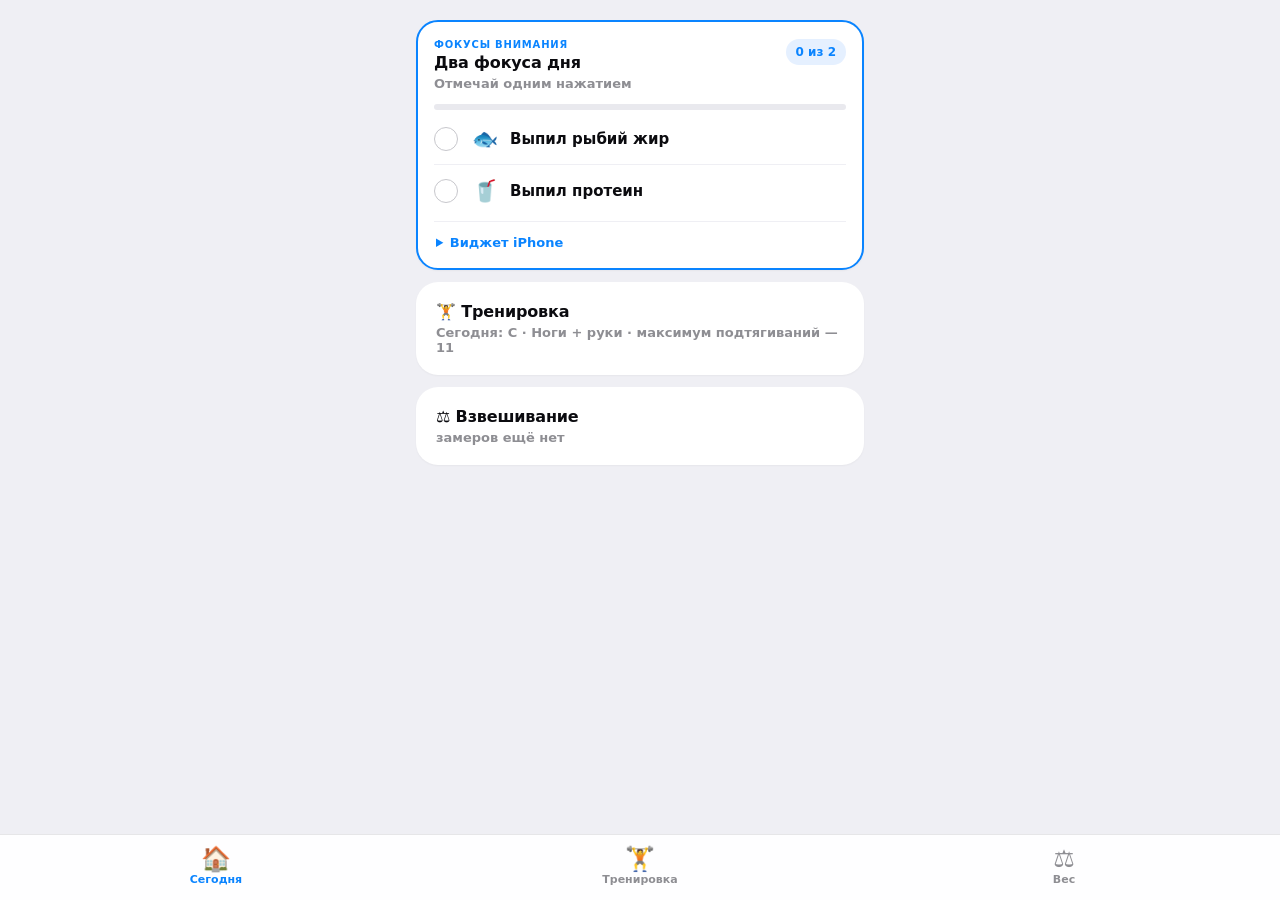
<file: index.html>
<!doctype html>
<html lang="ru">
<head>
<meta charset="utf-8">
<meta name="viewport" content="width=device-width, initial-scale=1, viewport-fit=cover">
<meta name="theme-color" content="#EFEFF4">
<title>Тренер</title>
<link rel="stylesheet" href="style.css">
<link rel="manifest" href="manifest.webmanifest">
<link rel="apple-touch-icon" href="icons/icon-180.png">
</head>
<body>
<div class="wrap">

  <!-- Экран: Сегодня (хаб) -->
  <section id="screen-today">
    <button type="button" class="card accent card-btn" id="resume-tile" hidden></button>
    <button type="button" class="card card-btn" id="backup-tile" hidden></button>

    <div class="card habits-card" id="habits-card">
      <div class="habits-head">
        <div>
          <div class="habits-eyebrow">ФОКУСЫ ВНИМАНИЯ</div>
          <div class="history-title">Два фокуса дня</div>
          <div class="history-sub" id="habits-summary"></div>
        </div>
        <div class="habits-count" id="habits-count"></div>
      </div>
      <div class="habits-progress" aria-hidden="true"><div id="habits-progress-fill"></div></div>
      <div class="habits-list">
        <button type="button" class="habit-row" id="habit-fish_oil" aria-pressed="false">
          <span class="habit-check" aria-hidden="true"></span>
          <span class="habit-icon" aria-hidden="true">🐟</span>
          <span class="habit-name">Выпил рыбий жир</span>
        </button>
        <button type="button" class="habit-row" id="habit-protein" aria-pressed="false">
          <span class="habit-check" aria-hidden="true"></span>
          <span class="habit-icon" aria-hidden="true">🥤</span>
          <span class="habit-name">Выпил протеин</span>
        </button>
      </div>
      <details class="focus-widget-settings" id="focus-widget-settings">
        <summary>Виджет iPhone</summary>
        <div class="focus-widget-body">
          <p class="focus-widget-lead">Отмечай фокусы здесь. Виджет на главном экране только показывает их и по нажатию открывает «Тренер».</p>

          <div id="focus-widget-disconnected">
            <ol class="focus-widget-steps">
              <li>Создай бесплатный GitHub-токен с единственным правом <b>Gists: Read and write</b>.</li>
              <li>Вставь его ниже — приложение само создаст secret Gist.</li>
            </ol>
            <a class="focus-widget-link" href="https://github.com/settings/personal-access-tokens/new" target="_blank" rel="noreferrer">Создать токен на GitHub ↗</a>
            <label class="focus-widget-label" for="focus-widget-token">GitHub-токен</label>
            <input type="password" id="focus-widget-token" class="focus-widget-input" autocomplete="off" autocapitalize="off" spellcheck="false" placeholder="github_pat_…">
            <button type="button" class="btn btn-accent btn-wide" id="focus-widget-connect">Подключить виджет</button>
            <p class="focus-widget-privacy">Токен хранится только на этом iPhone и не входит в резервную копию. В Gist передаются лишь две отметки за сегодня.</p>
          </div>

          <div id="focus-widget-connected" hidden>
            <div class="focus-widget-ready">✓ Синхронизация подключена</div>
            <label class="focus-widget-label" for="focus-widget-gist-id">Код виджета для Scriptable</label>
            <div class="focus-widget-code-row">
              <input type="text" id="focus-widget-gist-id" class="focus-widget-input" readonly>
              <button type="button" class="btn" id="focus-widget-copy">Копировать</button>
            </div>
            <a class="btn btn-wide focus-widget-download" id="focus-widget-download" href="widget/focus-widget.js" download="Фокусы дня.js">Скачать скрипт виджета</a>
            <a class="focus-widget-link" href="widget/setup.html" target="_blank">Инструкция установки ↗</a>
            <button type="button" class="focus-widget-reset" id="focus-widget-reset">Сбросить подключение на этом iPhone</button>
          </div>

          <p class="focus-widget-status" id="focus-widget-status" hidden></p>
          <p class="error focus-widget-error" id="focus-widget-error" hidden></p>
        </div>
      </details>
      <div class="focus-viewer-notice" id="focus-viewer-notice" hidden></div>
    </div>

    <button type="button" class="card card-btn" id="hub-workout-tile">
      <div class="history-title">🏋️ Тренировка</div>
      <div class="history-sub" id="hub-workout-sub"></div>
    </button>


    <button type="button" class="card card-btn" id="hub-weights-tile">
      <div class="history-title">⚖️ Взвешивание</div>
      <div class="history-sub" id="hub-weights-sub"></div>
    </button>

    <div class="error" id="today-error" hidden></div>
  </section>

  <!-- Экран: Тренировка -->
  <section id="screen-workout" hidden>
    <div class="workout-venue card" id="workout-venue" hidden>
      <div class="workout-venue-label">Где тренируешься сегодня?</div>
      <div class="workout-venue-options" role="group" aria-label="Место тренировки">
        <button type="button" class="workout-venue-button" id="workout-venue-gym" aria-pressed="true">🏋️ Фитнес-клуб</button>
        <button type="button" class="workout-venue-button" id="workout-venue-home" aria-pressed="false">🏠 Дома</button>
      </div>
      <div class="workout-venue-status" id="workout-venue-status"></div>
    </div>

    <div class="card big">
      <div class="workout-eyebrow" id="workout-program">ПЛАН НА СЕГОДНЯ</div>
      <h1 id="workout-title"></h1>
      <div class="workout-guidance-label">КАК ТРЕНИРОВАТЬСЯ НА ЭТОЙ НЕДЕЛЕ</div>
      <div class="s" id="workout-week"></div>
    </div>

    <button type="button" class="card accent card-btn" id="workout-resume-tile" hidden></button>
    <button type="button" class="card accent card-btn" id="workout-measure-tile" hidden>Замеры 📏 — рабочие максимумы месяца</button>
    <button type="button" class="card card-btn" id="workout-boost-tile" hidden></button>

    <button type="button" class="card mini card-btn" id="workout-pullup-tile">
      <div class="l">Максимум подтягиваний</div>
      <div class="v" id="workout-pullup-value"></div>
    </button>
    <div class="error" id="workout-error" hidden></div>

    <div class="grid grid2">
      <button type="button" class="btn" id="btn-day-a">Силовая A</button>
      <button type="button" class="btn" id="btn-day-b">Силовая B</button>
      <button type="button" class="btn" id="btn-day-c">Силовая C</button>
      <button type="button" class="btn" id="btn-run">Бег 🏃</button>
    </div>

    <button type="button" class="card card-btn" id="workout-history-tile">
      <div class="history-title">🕓 История тренировок</div>
    </button>
  </section>

  <!-- Экран: История -->
  <section id="screen-history" hidden>
    <div class="hd"><span class="step">История</span></div>

    <div class="card flash" id="history-flash" hidden></div>

    <!-- Кнопки над списком: копии историй копятся, листать вниз за кнопками неудобно (заказ CEO 08.07). -->
    <div class="grid grid2">
      <button type="button" class="btn" id="history-export">Сохранить копию 📤</button>
      <button type="button" class="btn" id="history-import">Восстановить из копии 📥</button>
    </div>
    <input type="file" id="history-file-input" accept="application/json,.json" hidden>
    <div class="error" id="history-error" hidden></div>

    <button type="button" class="btn btn-wide" id="btn-history-back">← Тренировка</button>

    <div id="history-list"></div>
  </section>

  <!-- Экран: Сессия -->
  <section id="screen-session" hidden>
    <div class="hd"><span class="step" id="session-step"></span><span class="pill" id="session-pill"></span></div>

    <div class="card strip" id="session-strip" hidden></div>

    <div class="card flash" id="session-flash" hidden></div>

    <div class="technique-overlay" id="session-technique" hidden>
      <div class="technique-sheet" id="session-technique-sheet" role="dialog" aria-modal="true" aria-labelledby="session-technique-title" tabindex="-1">
        <div class="technique-sheet-head">
          <strong id="session-technique-title">Техника упражнения</strong>
          <button type="button" class="technique-close" id="session-technique-close" aria-label="Закрыть технику">Готово</button>
        </div>
        <img id="session-technique-img" alt="" hidden>
        <div class="technique-copy" id="session-technique-copy" hidden>
          <div class="technique-label">Как выполнять</div>
          <ol class="technique-steps" id="session-technique-steps"></ol>
          <div class="technique-callout">
            <div class="technique-label">Главное</div>
            <p id="session-technique-focus"></p>
          </div>
          <div class="technique-label">Частые ошибки</div>
          <ul class="technique-mistakes" id="session-technique-mistakes"></ul>
          <div class="technique-safety" id="session-technique-safety" hidden></div>
          <a class="technique-link" id="session-technique-link" href="#" target="_blank" rel="noopener noreferrer" hidden>Видео техники ↗</a>
        </div>
      </div>
    </div>

    <div class="effort-overlay" id="session-effort" hidden>
      <div class="effort-sheet" id="session-effort-sheet" role="dialog" aria-modal="true" aria-labelledby="session-effort-title" tabindex="-1">
        <div class="session-eyebrow">Упражнение записано</div>
        <h2 id="session-effort-title">Насколько тяжело было?</h2>
        <p class="effort-exercise" id="session-effort-exercise"></p>
        <label class="effort-comment-label" for="session-effort-comment">Комментарий на следующий раз</label>
        <textarea id="session-effort-comment" class="effort-comment-input" rows="2" maxlength="160" placeholder="Например: добавить 2,5 кг (необязательно)"></textarea>
        <p class="effort-comment-help">Покажем его рядом с результатом прошлой тренировки.</p>
        <div class="effort-grid" id="session-effort-grid" aria-label="Фактическое усилие от 1 до 10"></div>
        <div class="effort-scale-help"><span>1 — очень легко</span><span>10 — предел</span></div>
        <p class="effort-rir">7 ≈ осталось 3 повтора · 8 ≈ 2 · 9 ≈ 1</p>
        <button type="button" class="btn btn-accent btn-wide effort-save" id="session-effort-save" disabled>Сохранить</button>
      </div>
    </div>

    <div class="card big session-exercise-card">
      <div class="session-exercise-head">
        <div class="session-exercise-copy">
          <div class="session-eyebrow">Текущее упражнение</div>
          <h1 id="session-exercise"></h1>
        </div>
        <button type="button" class="technique-open" id="session-technique-open" hidden>Техника</button>
      </div>
      <div class="session-scheme-chips" id="session-scheme"></div>
      <div class="session-format" id="session-format" hidden></div>
      <div class="note" id="session-note" hidden></div>

      <div class="session-previous" id="session-last">
        <div class="session-previous-head">
          <div class="l">Прошлый раз</div>
          <div class="session-previous-date" id="session-last-date" hidden></div>
        </div>
        <div class="session-last-sets" id="session-last-value"></div>
        <div class="session-last-comment" id="session-last-comment" hidden></div>
      </div>

      <button type="button" class="session-meta-row session-meta-button" id="session-pullup-max" hidden>
        <div class="l">Максимум подтягиваний</div>
        <div class="v" id="session-pullup-max-value"></div>
      </button>

      <div class="session-meta-row" id="session-recorded" hidden>
        <div class="l">Записано</div>
        <div class="v" id="session-recorded-value"></div>
      </div>
    </div>

    <div class="input-row" id="session-input-row">
      <input type="text" inputmode="text" id="session-input" placeholder="напр. 50-5,5,5 или 50-5 52-5">
      <button type="button" class="btn btn-accent" id="session-submit">Записать</button>
    </div>
    <div class="error" id="session-error" hidden></div>

    <button type="button" class="card card-btn timer" id="session-timer" aria-label="Запустить таймер отдыха на 2 минуты">
      <div class="l" id="session-timer-label">Отдых · нажми запустить</div>
      <div class="timer-digits" id="session-timer-value">2:00</div>
    </button>
    <div class="grid grid3 rest-presets">
      <button type="button" class="btn" id="btn-rest-a" data-duration="60" aria-label="Запустить таймер отдыха на 1:00">1:00</button>
      <button type="button" class="btn" id="btn-rest-b" data-duration="90" aria-label="Запустить таймер отдыха на 1:30">1:30</button>
      <button type="button" class="btn" id="btn-rest-c" data-duration="240" aria-label="Запустить таймер отдыха на 4:00">4:00</button>
    </div>

    <!-- Кнопка «Больно 🚑» убрана по решению CEO 10.07.2026 (не актуальна).
         painFlag в модели данных и рендер старых записей «🚑 больно» в истории сохранены. -->
    <div class="grid grid2" id="session-actions">
      <button type="button" class="btn btn-accent" id="session-same">Так же ✅</button>
      <button type="button" class="btn" id="session-skip">Пропуск ⏭</button>
    </div>

    <div class="grid grid2">
      <button type="button" class="btn" id="session-back">← назад</button>
      <button type="button" class="btn" id="session-forward">вперёд →</button>
    </div>
  </section>

  <!-- Экран: итоги завершённой силовой -->
  <section id="screen-done" hidden>
    <div class="card big done-hero">
      <div class="session-eyebrow" id="done-eyebrow"></div>
      <h1>Тренировка завершена 💪</h1>
      <div class="s" id="done-summary"></div>
    </div>
    <div class="card done-card">
      <div class="history-title">Итоги тренировки</div>
      <div class="done-list" id="done-list"></div>
    </div>
    <button type="button" class="btn btn-wide btn-accent" id="done-back">Окей</button>
    <button type="button" class="btn btn-wide" id="done-edit">Исправить результаты</button>
  </section>

  <!-- Экран: Бег -->
  <section id="screen-run" hidden>
    <div class="card big">
      <h1 id="run-title">Пробежка записана 🏃</h1>
      <div class="s" id="run-guidance" hidden></div>
    </div>
    <div class="input-row">
      <input type="text" id="run-input" placeholder="напр. 5 км, 30 мин">
    </div>
    <button type="button" class="btn btn-wide btn-accent" id="run-done">Готово</button>
  </section>

  <!-- Экран: Взвешивание (дизайн_v7_хаб_и_взвешивание.md, раздел 2) -->
  <section id="screen-weights" hidden>
    <div class="hd"><span class="step">Взвешивание</span></div>

    <div class="card flash" id="weights-flash" hidden></div>

    <div class="card big">
      <h1 id="weights-latest-value"></h1>
      <div class="s" id="weights-latest-sub"></div>
    </div>

    <button type="button" class="card card-btn tile-row" id="weights-bodycomp-tile" hidden>
      <div>
        <div class="history-title">🧬 Состав тела</div>
        <div class="history-sub" id="weights-bodycomp-sub"></div>
      </div>
      <div class="tile-arr">›</div>
    </button>

    <div class="card mini" id="weights-busy" hidden><div class="v">Распознаю… ⏳</div></div>

    <div class="card" id="weights-draft" hidden>
      <div class="l">Проверь и запиши</div>
      <div class="input-row">
        <input type="number" inputmode="decimal" id="wd-weight" placeholder="вес, кг">
      </div>
      <div class="input-row">
        <input type="number" inputmode="decimal" id="wd-fatPct" placeholder="жир, %">
        <input type="number" inputmode="decimal" id="wd-muscleKg" placeholder="мышцы, кг">
      </div>
      <div class="l" style="margin-top:10px">Состав тела (со скрина)</div>
      <div class="input-row">
        <input type="number" inputmode="decimal" id="wd-subFatPct" placeholder="подкожный жир, %">
        <input type="number" inputmode="decimal" id="wd-visceral" placeholder="висцеральный жир">
      </div>
      <div class="input-row">
        <input type="number" inputmode="decimal" id="wd-waterPct" placeholder="вода, %">
        <input type="number" inputmode="decimal" id="wd-musclePct" placeholder="доля мышц, %">
      </div>
      <div class="input-row">
        <input type="number" inputmode="decimal" id="wd-skeletalPct" placeholder="скелетные мышцы, %">
        <input type="number" inputmode="decimal" id="wd-proteinPct" placeholder="белок, %">
      </div>
      <div class="input-row">
        <input type="number" inputmode="decimal" id="wd-boneKg" placeholder="кости, кг">
        <input type="number" inputmode="decimal" id="wd-leanKg" placeholder="без жира, кг">
      </div>
      <div class="input-row">
        <input type="number" inputmode="decimal" id="wd-bmrKcal" placeholder="базовый расход, ккал">
        <input type="number" inputmode="decimal" id="wd-bmi" placeholder="ИМТ">
      </div>
      <div class="input-row">
        <input type="number" inputmode="decimal" id="wd-bioAge" placeholder="биологический возраст">
      </div>
      <div class="grid grid2">
        <button type="button" class="btn btn-accent" id="weights-draft-save">Записать</button>
        <button type="button" class="btn" id="weights-draft-cancel">Отмена</button>
      </div>
      <button type="button" class="btn btn-wide btn-danger" id="weights-draft-delete" hidden>Удалить запись</button>
    </div>

    <div id="weights-list"></div>

    <div class="grid grid2">
      <button type="button" class="btn btn-accent" id="weights-screen-btn">📷 Скрин весов</button>
      <button type="button" class="btn" id="weights-manual-btn">✍️ Вручную</button>
    </div>
    <input type="file" id="weights-file-input" accept="image/*" multiple hidden>

    <details class="card" id="weights-settings">
      <summary>Настройки распознавания</summary>
      <label for="weights-key-input">Ключ API Claude для скриншотов весов</label>
      <input type="password" id="weights-key-input" autocomplete="off" autocapitalize="off" spellcheck="false" placeholder="sk-ant-…">
      <button type="button" class="btn btn-wide" id="weights-settings-save">Сохранить ключ</button>
    </details>
    <div class="error" id="weights-error" hidden></div>
  </section>

  <section id="screen-bodycomp" hidden>
    <div class="hd"><span class="step">Состав тела</span><button type="button" class="pill" id="bodycomp-back">← Вес</button></div>
    <div class="card" id="bodycomp-card"></div>
  </section>

</div>
<nav id="tabbar">
  <button type="button" class="tab" id="tab-today"><span class="i">🏠</span>Сегодня</button>
  <button type="button" class="tab" id="tab-workout"><span class="i">🏋️</span>Тренировка</button>
  <button type="button" class="tab" id="tab-weights"><span class="i">⚖️</span>Вес</button>
</nav>
<div id="app-version" class="app-version" hidden></div>
<script type="module" src="ui/app.js"></script>
<script>
if ("serviceWorker" in navigator) navigator.serviceWorker.register("sw.js");
</script>
</body>
</html>
</file>
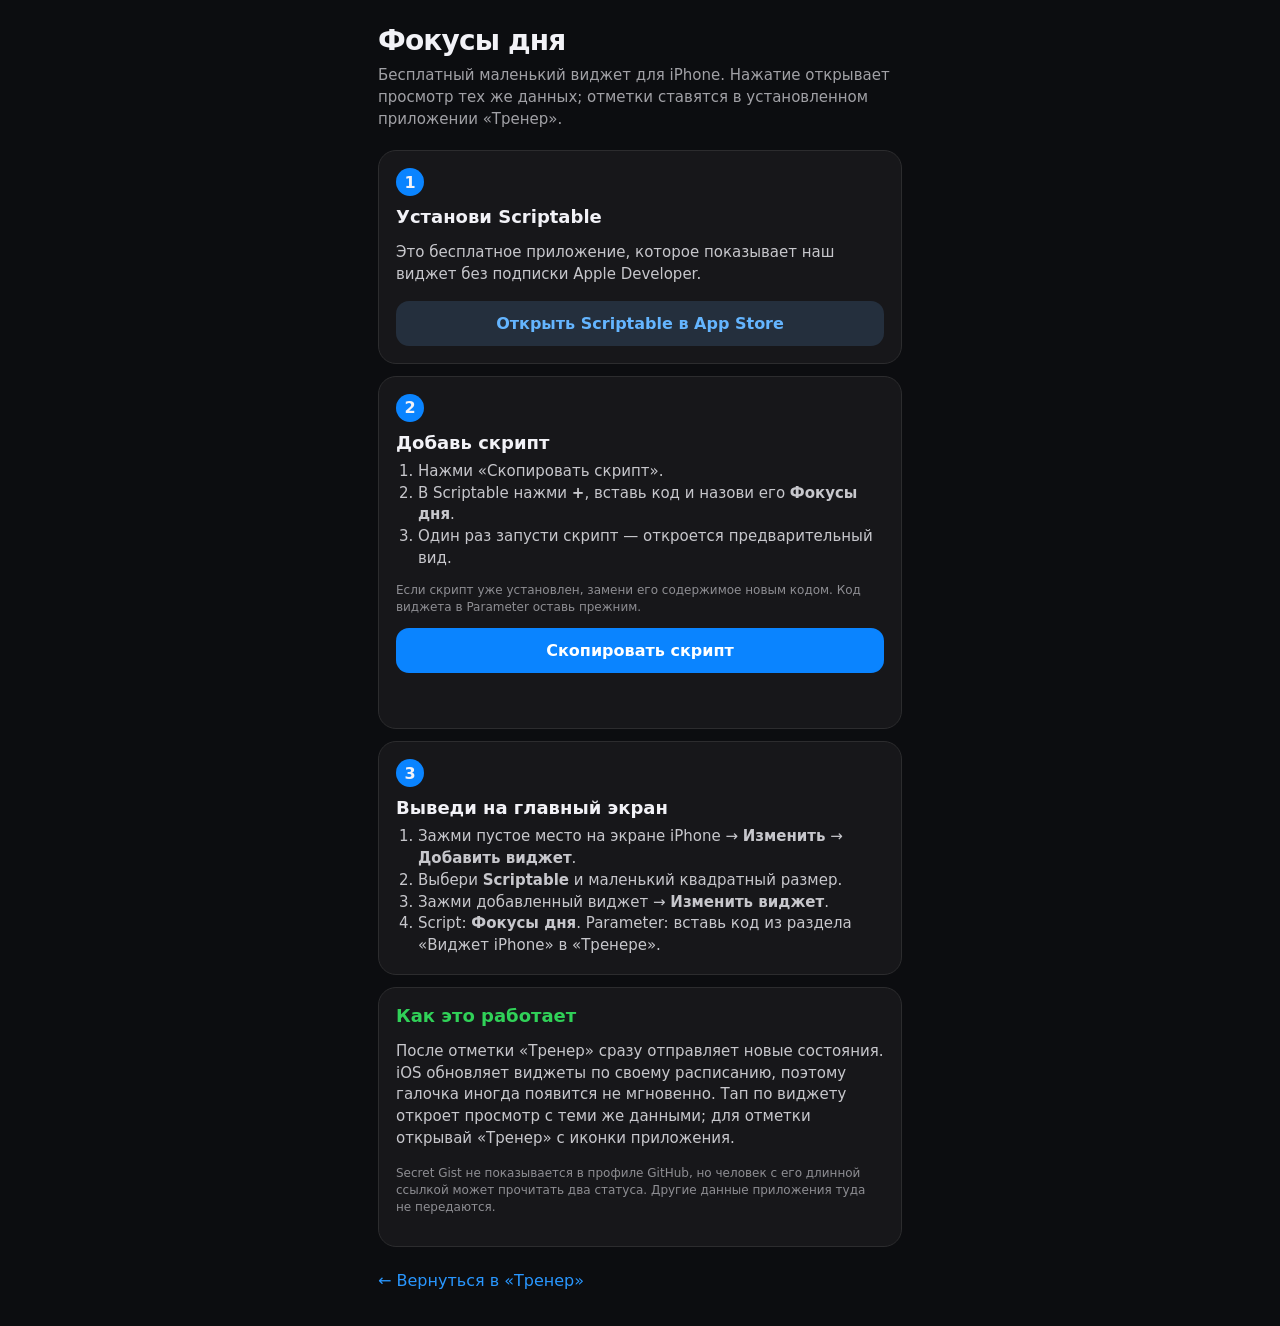
<file: widget/setup.html>
<!doctype html>
<html lang="ru">
<head>
<meta charset="utf-8">
<meta name="viewport" content="width=device-width, initial-scale=1, viewport-fit=cover">
<meta name="theme-color" content="#0C0D10">
<title>Установка виджета «Фокусы дня»</title>
<style>
*{box-sizing:border-box}html,body{margin:0;min-height:100%;background:#0c0d10;color:#f2f2f7;font-family:-apple-system,system-ui,sans-serif}main{max-width:560px;margin:auto;padding:calc(24px + env(safe-area-inset-top)) 18px calc(36px + env(safe-area-inset-bottom))}h1{margin:0 0 8px;font-size:28px;letter-spacing:-.03em}.lead{margin:0 0 20px;color:#a1a1a6;line-height:1.45}.card{margin:12px 0;padding:17px;border:1px solid #2c2c2e;border-radius:18px;background:#17171a}.n{display:grid;place-items:center;width:28px;height:28px;margin-bottom:10px;border-radius:50%;background:#0a84ff;font-weight:800}h2{margin:0 0 8px;font-size:18px}p,li{color:#c7c7cc;font-size:15px;line-height:1.45}ol{margin:8px 0 0;padding-left:22px}a,.button{color:#2997ff}.button{display:block;width:100%;margin-top:12px;padding:13px;border:0;border-radius:13px;background:#0a84ff;color:white;font:inherit;font-weight:750;text-align:center;text-decoration:none;cursor:pointer}.button.secondary{background:#242f3d;color:#64b5ff}.small{color:#8e8e93;font-size:12px}.ok{color:#30d158}code{color:#f2f2f7}#copy-result{min-height:18px;margin-top:8px}.back{display:inline-block;margin-top:12px;text-decoration:none}
</style>
</head>
<body>
<main>
  <h1>Фокусы дня</h1>
  <p class="lead">Бесплатный маленький виджет для iPhone. Нажатие открывает просмотр тех же данных; отметки ставятся в установленном приложении «Тренер».</p>

  <section class="card">
    <div class="n">1</div>
    <h2>Установи Scriptable</h2>
    <p>Это бесплатное приложение, которое показывает наш виджет без подписки Apple Developer.</p>
    <a class="button secondary" href="https://apps.apple.com/app/scriptable/id1405459188">Открыть Scriptable в App Store</a>
  </section>

  <section class="card">
    <div class="n">2</div>
    <h2>Добавь скрипт</h2>
    <ol>
      <li>Нажми «Скопировать скрипт».</li>
      <li>В Scriptable нажми <b>+</b>, вставь код и назови его <b>Фокусы дня</b>.</li>
      <li>Один раз запусти скрипт — откроется предварительный вид.</li>
    </ol>
    <p class="small">Если скрипт уже установлен, замени его содержимое новым кодом. Код виджета в Parameter оставь прежним.</p>
    <button class="button" id="copy-script">Скопировать скрипт</button>
    <p class="small" id="copy-result"></p>
  </section>

  <section class="card">
    <div class="n">3</div>
    <h2>Выведи на главный экран</h2>
    <ol>
      <li>Зажми пустое место на экране iPhone → <b>Изменить</b> → <b>Добавить виджет</b>.</li>
      <li>Выбери <b>Scriptable</b> и маленький квадратный размер.</li>
      <li>Зажми добавленный виджет → <b>Изменить виджет</b>.</li>
      <li>Script: <b>Фокусы дня</b>. Parameter: вставь код из раздела «Виджет iPhone» в «Тренере».</li>
    </ol>
  </section>

  <section class="card">
    <h2 class="ok">Как это работает</h2>
    <p>После отметки «Тренер» сразу отправляет новые состояния. iOS обновляет виджеты по своему расписанию, поэтому галочка иногда появится не мгновенно. Тап по виджету откроет просмотр с теми же данными; для отметки открывай «Тренер» с иконки приложения.</p>
    <p class="small">Secret Gist не показывается в профиле GitHub, но человек с его длинной ссылкой может прочитать два статуса. Другие данные приложения туда не передаются.</p>
  </section>

  <a class="back" href="../">← Вернуться в «Тренер»</a>
</main>
<script>
document.getElementById("copy-script").addEventListener("click", async () => {
  const result = document.getElementById("copy-result");
  try {
    const response = await fetch("focus-widget.js");
    if (!response.ok) throw new Error();
    await navigator.clipboard.writeText(await response.text());
    result.textContent = "✓ Скрипт скопирован";
    result.className = "small ok";
  } catch {
    result.innerHTML = 'Не получилось скопировать. <a href="focus-widget.js">Открой код</a>, выдели всё и скопируй вручную.';
  }
});
</script>
</body>
</html>
</file>
<file: style.css>
/* Токены — строго по макеты/4_bento_ios.html (утверждённый макет). */

* { margin: 0; padding: 0; box-sizing: border-box; -webkit-font-smoothing: antialiased; -webkit-tap-highlight-color: transparent; }

/* Защита: автор-правило с display (например .card-btn) иначе перебивает
   юзер-агентское [hidden]{display:none} — порядок cascade решает происхождение
   раньше специфичности, так что author-normal побеждает UA-normal всегда. */
[hidden] { display: none !important; }

html, body { background: #EFEFF4; min-height: 100vh; }
body {
  font-family: -apple-system, system-ui, 'Helvetica Neue', Arial, sans-serif;
  color: #0B0B0F;
  padding-top: env(safe-area-inset-top); /* viewport-fit=cover: контент не под статус-баром */
  padding-bottom: 84px; /* компенсация фикс. панели вкладок, чтобы контент не прятался под ней */
}
body.no-tabbar { padding-bottom: 0; } /* панель скрыта в фокус-режимах (сессия/итоги/бег) */

.wrap { max-width: 480px; margin: 0 auto; padding: 20px 16px 40px; }

.hd { display: flex; justify-content: space-between; align-items: center; margin: 6px 4px 16px; }
.step { font-size: 13px; font-weight: 600; color: #8E8E93; }
.pill { font-size: 13px; font-weight: 600; color: #0A84FF; background: #E5F0FF; padding: 6px 12px; border-radius: 100px; }

.card { background: #fff; border-radius: 22px; padding: 20px; margin-bottom: 12px; box-shadow: 0 1px 2px rgba(0, 0, 0, .04); }
.card.big h1 { font-size: 24px; font-weight: 800; letter-spacing: -.02em; line-height: 1.2; margin-bottom: 6px; }
.card.big .s { font-size: 15px; color: #8E8E93; font-weight: 600; }
.workout-eyebrow,
.workout-guidance-label { color: #8E8E93; font-size: 10px; font-weight: 800; letter-spacing: .06em; }
.workout-eyebrow { margin-bottom: 4px; }
.workout-guidance-label { margin: 14px 0 4px; }
.workout-venue { padding: 15px; }
.workout-venue-label {
  margin: 0 2px 10px;
  font-size: 14px;
  font-weight: 800;
}
.workout-venue-options {
  display: grid;
  grid-template-columns: 1.35fr 1fr;
  gap: 5px;
  padding: 4px;
  border-radius: 15px;
  background: #EFEFF4;
}
.workout-venue-button {
  min-height: 44px;
  border: 0;
  border-radius: 12px;
  color: #636366;
  background: transparent;
  font: inherit;
  font-size: 14px;
  font-weight: 750;
  cursor: pointer;
}
.workout-venue-button.selected {
  color: #0A67D8;
  background: #fff;
  box-shadow: 0 1px 5px rgba(0, 0, 0, .09);
}
.workout-venue-status {
  margin: 9px 2px 0;
  color: #636366;
  font-size: 12px;
  font-weight: 650;
  line-height: 1.35;
}
.card.accent { background: #0A84FF; color: #fff; }
.card.accent .s { color: #cfe4ff; }
.card.accent .history-sub { color: #cfe4ff; }

.card-btn { border: 0; font: inherit; text-align: left; width: 100%; cursor: pointer; color: inherit; }

.habits-card {
  padding: 17px 16px 10px;
  border: 2px solid #0A84FF;
}
.habits-head {
  display: flex;
  align-items: flex-start;
  justify-content: space-between;
  gap: 12px;
}
.habits-eyebrow {
  margin-bottom: 3px;
  color: #0A84FF;
  font-size: 10px;
  font-weight: 800;
  letter-spacing: .08em;
}
.habits-count {
  flex: 0 0 auto;
  border-radius: 100px;
  padding: 6px 10px;
  color: #0A84FF;
  background: #E5F0FF;
  font-size: 12px;
  font-weight: 800;
  font-variant-numeric: tabular-nums;
}
.habits-progress {
  height: 6px;
  margin: 13px 0 4px;
  overflow: hidden;
  border-radius: 100px;
  background: #E9E9EE;
}
.habits-progress > div {
  width: 0;
  height: 100%;
  border-radius: inherit;
  background: #0A84FF;
  transition: width .2s ease;
}
.habits-list { margin-top: 4px; }
.habit-row {
  display: grid;
  grid-template-columns: 26px 34px minmax(0, 1fr);
  align-items: center;
  gap: 8px;
  width: 100%;
  min-height: 51px;
  border: 0;
  border-bottom: 1px solid #EFEFF4;
  color: inherit;
  background: transparent;
  font: inherit;
  text-align: left;
  cursor: pointer;
}
.habit-row:last-child { border-bottom: 0; }
.habit-check {
  display: grid;
  place-items: center;
  width: 24px;
  height: 24px;
  border: 1.5px solid #C7C7CC;
  border-radius: 50%;
  color: #fff;
  font-size: 14px;
  font-weight: 900;
  line-height: 1;
}
.habit-icon { font-size: 21px; text-align: center; }
.habit-name { font-size: 15px; font-weight: 750; }
.habit-row.done .habit-check { border-color: #34C759; background: #34C759; }
.habit-row.done .habit-name { color: #636366; }
.habit-row:active { opacity: .58; }

.focus-widget-settings {
  margin-top: 5px;
  border-top: 1px solid #EFEFF4;
}
.focus-widget-settings summary {
  padding: 13px 2px 8px;
  color: #0A84FF;
  font-size: 13px;
  font-weight: 750;
  cursor: pointer;
  list-style-position: inside;
}
.focus-widget-body { padding: 3px 2px 6px; }
.focus-widget-lead,
.focus-widget-privacy,
.focus-widget-status {
  color: #636366;
  font-size: 12px;
  line-height: 1.4;
}
.focus-widget-steps {
  margin: 10px 0 8px 18px;
  color: #3A3A3C;
  font-size: 12px;
  line-height: 1.45;
}
.focus-widget-link {
  display: inline-block;
  margin: 4px 0 10px;
  color: #0A84FF;
  font-size: 12px;
  font-weight: 700;
  text-decoration: none;
}
.focus-widget-label {
  display: block;
  margin: 4px 0 6px;
  color: #3A3A3C;
  font-size: 11px;
  font-weight: 750;
}
.focus-widget-input {
  width: 100%;
  height: 42px;
  padding: 0 11px;
  border: 1px solid #D1D1D6;
  border-radius: 11px;
  outline: none;
  background: #F7F7FA;
  color: #0B0B0F;
  font: inherit;
  font-size: 13px;
}
.focus-widget-input:focus { border-color: #0A84FF; background: #fff; }
.focus-widget-settings .btn-wide { margin-top: 8px; }
.focus-widget-privacy { margin-top: 8px; color: #8E8E93; font-size: 11px; }
.focus-widget-ready {
  margin: 6px 0 12px;
  color: #248A3D;
  font-size: 13px;
  font-weight: 800;
}
.focus-widget-code-row { display: grid; grid-template-columns: minmax(0, 1fr) auto; gap: 7px; }
.focus-widget-code-row .btn { min-height: 42px; padding: 0 12px; }
.focus-widget-download {
  display: block;
  color: #0A84FF;
  background: #E5F0FF;
  text-align: center;
  text-decoration: none;
}
.focus-widget-reset {
  display: block;
  margin: 4px 0 0;
  border: 0;
  color: #8E8E93;
  background: transparent;
  font: inherit;
  font-size: 11px;
  text-decoration: underline;
  cursor: pointer;
}
.focus-widget-status { margin-top: 9px; color: #248A3D; font-weight: 700; }
.focus-widget-error { margin-top: 9px; }

.focus-viewer-notice {
  margin: 10px 0 12px;
  padding: 12px 14px;
  border: 1px solid #B9D8FF;
  border-radius: 14px;
  color: #24527A;
  background: #EEF7FF;
  font-size: 12px;
  font-weight: 650;
  line-height: 1.4;
}
body.focus-viewer #tabbar,
body.focus-viewer #hub-workout-tile,
body.focus-viewer #hub-weights-tile { display: none !important; }
body.focus-viewer .habit-row { pointer-events: none; cursor: default; }

.note { font-size: 13px; color: #8E8E93; margin-top: 8px; line-height: 1.35; }

.mini .l { font-size: 12px; color: #8E8E93; font-weight: 600; margin-bottom: 6px; }
.mini .v { font-size: 19px; font-weight: 800; letter-spacing: -.01em; }

.technique-overlay {
  position: fixed;
  inset: 0;
  z-index: 50;
  display: flex;
  align-items: center;
  justify-content: center;
  padding: calc(12px + env(safe-area-inset-top)) 12px calc(12px + env(safe-area-inset-bottom));
  background: rgba(11, 11, 15, .58);
}
.technique-sheet {
  width: min(480px, 100%);
  max-height: calc(100dvh - 24px - env(safe-area-inset-top) - env(safe-area-inset-bottom));
  overflow-y: auto;
  border-radius: 24px;
  outline: none;
  background: #fff;
  box-shadow: 0 18px 60px rgba(0, 0, 0, .24);
}
.technique-sheet-head {
  position: sticky;
  top: 0;
  z-index: 1;
  display: flex;
  align-items: center;
  justify-content: space-between;
  gap: 12px;
  padding: 14px 16px;
  background: rgba(255, 255, 255, .96);
  border-bottom: 1px solid #EFEFF4;
}
.technique-sheet-head strong { font-size: 16px; line-height: 1.25; }
.technique-close,
.technique-open {
  flex: 0 0 auto;
  border: 0;
  border-radius: 100px;
  padding: 8px 12px;
  color: #0A84FF;
  background: #E5F0FF;
  font: inherit;
  font-size: 13px;
  font-weight: 750;
  cursor: pointer;
}
.technique-sheet img { display: block; width: 100%; }
.technique-copy { padding: 17px 18px 20px; }
.technique-label {
  margin: 16px 0 7px;
  color: #8E8E93;
  font-size: 11px;
  font-weight: 800;
  letter-spacing: .06em;
  text-transform: uppercase;
}
.technique-copy > .technique-label:first-child { margin-top: 0; }
.technique-steps,
.technique-mistakes {
  padding-left: 21px;
  color: #25252A;
  font-size: 15px;
  line-height: 1.45;
}
.technique-steps li,
.technique-mistakes li { margin-bottom: 8px; }
.technique-callout {
  margin-top: 14px;
  padding: 13px 14px;
  border-radius: 14px;
  color: #083B73;
  background: #EAF4FF;
}
.technique-callout .technique-label { margin-top: 0; color: #0A67D8; }
.technique-callout p { color: inherit; font-size: 14px; font-weight: 700; line-height: 1.4; }
.technique-safety {
  margin-top: 14px;
  padding: 12px 13px;
  border-radius: 13px;
  color: #8A4B08;
  background: #FFF4E5;
  font-size: 13px;
  font-weight: 650;
  line-height: 1.4;
}
.technique-link {
  display: block;
  margin-top: 14px;
  padding: 12px 14px;
  border-radius: 13px;
  color: #0A67D8;
  background: #F2F7FF;
  font-size: 14px;
  font-weight: 750;
  text-align: center;
  text-decoration: none;
}

.effort-overlay {
  position: fixed;
  inset: 0;
  z-index: 40;
  display: flex;
  align-items: flex-end;
  justify-content: center;
  padding: calc(16px + env(safe-area-inset-top)) 16px calc(16px + env(safe-area-inset-bottom));
  background: rgba(11, 11, 15, .55);
}
.effort-sheet {
  width: min(448px, 100%);
  max-height: calc(100dvh - 32px - env(safe-area-inset-top) - env(safe-area-inset-bottom));
  overflow-y: auto;
  padding: 22px 18px 18px;
  border-radius: 24px;
  background: #fff;
  box-shadow: 0 18px 60px rgba(0, 0, 0, .22);
}
.effort-sheet h2 {
  font-size: 24px;
  line-height: 1.15;
  letter-spacing: -.02em;
}
.effort-exercise {
  margin-top: 6px;
  color: #636366;
  font-size: 14px;
  font-weight: 600;
  line-height: 1.35;
}
.effort-comment-label {
  display: block;
  margin-top: 16px;
  color: #25252A;
  font-size: 13px;
  font-weight: 750;
}
.effort-comment-input {
  width: 100%;
  min-height: 62px;
  margin-top: 7px;
  padding: 11px 12px;
  resize: none;
  border: 1px solid #E5E5EA;
  border-radius: 13px;
  outline: none;
  color: #0B0B0F;
  background: #F7F9FC;
  font: inherit;
  /* iOS Safari автоматически масштабирует viewport при фокусе на поле
     со шрифтом меньше 16px. После закрытия шторки этот масштаб мог
     оставаться на следующем упражнении. */
  font-size: 16px;
  line-height: 1.35;
}
.effort-comment-input:focus { border-color: #0A84FF; background: #fff; }
.effort-comment-help {
  margin-top: 5px;
  color: #8E8E93;
  font-size: 11px;
  font-weight: 600;
  line-height: 1.3;
}
.effort-grid {
  display: grid;
  grid-template-columns: repeat(5, minmax(0, 1fr));
  gap: 8px;
  margin-top: 18px;
}
.effort-button {
  min-height: 52px;
  border: 0;
  border-radius: 14px;
  color: #0B0B0F;
  background: #F2F2F7;
  font: inherit;
  font-size: 20px;
  font-weight: 800;
  cursor: pointer;
}
.effort-button:active { background: #DDEBFF; color: #0A84FF; }
.effort-button.selected {
  color: #fff;
  background: #0A84FF;
  box-shadow: 0 0 0 3px rgba(10, 132, 255, .18);
}
.effort-scale-help {
  display: flex;
  justify-content: space-between;
  gap: 12px;
  margin-top: 9px;
  color: #8E8E93;
  font-size: 11px;
  font-weight: 600;
}
.effort-rir {
  margin-top: 13px;
  padding: 10px 12px;
  border-radius: 12px;
  color: #4A4A50;
  background: #F7F9FC;
  font-size: 12px;
  font-weight: 650;
  line-height: 1.35;
  text-align: center;
}
.effort-save { margin-top: 14px; }

.session-exercise-head {
  display: flex;
  align-items: flex-start;
  justify-content: space-between;
  gap: 10px;
}
.session-exercise-copy { min-width: 0; }
.session-eyebrow { color: #8E8E93; font-size: 12px; font-weight: 600; margin-bottom: 3px; }
.session-scheme-chips {
  display: flex;
  flex-wrap: wrap;
  gap: 6px;
  margin-top: 8px;
}
.session-scheme-chip {
  border-radius: 100px;
  padding: 5px 9px;
  color: #4A4A50;
  background: #F2F2F7;
  font-size: 12px;
  font-weight: 700;
}
.session-format {
  margin-top: 9px;
  padding: 9px 10px;
  border-left: 3px solid #0A84FF;
  border-radius: 0 10px 10px 0;
  color: #31516F;
  background: #F2F7FF;
  font-size: 12px;
  font-weight: 650;
  line-height: 1.35;
}
.session-previous {
  margin-top: 12px;
  padding: 11px;
  border-radius: 14px;
  background: #F7F9FC;
}
.session-previous-head {
  display: flex;
  align-items: baseline;
  justify-content: space-between;
  gap: 10px;
}
.session-previous .l { color: #8E8E93; font-size: 12px; font-weight: 700; }
.session-previous-date { color: #AEAEB2; font-size: 11px; font-weight: 600; }
.session-last-sets { display: flex; flex-wrap: wrap; gap: 6px; margin-top: 8px; }
.session-set-chip {
  border-radius: 10px;
  padding: 7px 9px;
  color: #25252A;
  background: #F2F2F7;
  font-size: 14px;
  font-weight: 800;
  font-variant-numeric: tabular-nums;
}
.session-last-empty { color: #8E8E93; font-size: 14px; font-weight: 700; }
.session-last-comment {
  margin-top: 9px;
  padding-top: 8px;
  border-top: 1px solid #E5E5EA;
  color: #0A67D8;
  font-size: 12px;
  font-weight: 750;
  line-height: 1.35;
  overflow-wrap: anywhere;
}
.session-meta-row {
  display: flex;
  align-items: center;
  justify-content: space-between;
  gap: 10px;
  width: 100%;
  margin-top: 10px;
  padding-top: 10px;
  border-top: 1px solid #EFEFF4;
}
.session-meta-row .l { flex: 0 0 auto; color: #8E8E93; font-size: 12px; font-weight: 600; }
.session-meta-row .v { min-width: 0; overflow: hidden; font-size: 16px; font-weight: 800; text-overflow: ellipsis; white-space: nowrap; }
.session-meta-button { border: 0; background: none; color: inherit; font: inherit; cursor: pointer; }

.done-hero { margin-top: 8px; }
.done-card { padding: 17px 16px 7px; }
.done-list { margin-top: 8px; }
.done-row {
  padding: 11px 0;
  border-top: 1px solid #EFEFF4;
}
.done-row:first-child { border-top: 0; }
.done-row-copy {
  display: flex;
  align-items: baseline;
  justify-content: space-between;
  gap: 12px;
}
.done-row-copy strong { min-width: 0; font-size: 14px; line-height: 1.3; }
.done-row-copy span {
  flex: 0 0 auto;
  max-width: 48%;
  color: #636366;
  font-size: 13px;
  font-weight: 700;
  line-height: 1.3;
  text-align: right;
}
.done-skipped .done-row-copy span, .done-pain .done-row-copy span { color: #8E8E93; }
.done-row-note {
  margin-top: 5px;
  color: #0A67D8;
  font-size: 12px;
  font-weight: 700;
  line-height: 1.35;
}

.flash { padding: 14px 18px; color: #8E8E93; font-size: 14px; line-height: 1.4; }
.flash.danger { color: #FF3B30; font-weight: 600; }

.grid { display: grid; gap: 12px; margin-bottom: 12px; }
.grid2 { grid-template-columns: 1fr 1fr; }
.grid3 { grid-template-columns: 1fr 1fr 1fr; }
.grid5 { grid-template-columns: repeat(5, 1fr); }

.btn { border: 0; border-radius: 18px; padding: 16px 6px; font-size: 15px; font-weight: 700; font-family: inherit; background: #fff; color: #0B0B0F; box-shadow: 0 1px 2px rgba(0, 0, 0, .04); cursor: pointer; }
.btn-accent { background: #0A84FF; color: #fff; }
.btn-danger { background: #fff; color: #FF3B30; }
.btn-wide { width: 100%; margin-bottom: 12px; }
.btn:disabled { opacity: .35; pointer-events: none; }
.grid3 .btn { font-size: 13px; padding: 14px 2px; }
.grid5 .btn { padding: 14px 0; }

.input-row { display: flex; gap: 8px; margin-bottom: 8px; }
.input-row input { flex: 1; min-width: 0; border: 0; border-radius: 14px; padding: 14px 16px; font-size: 16px; font-family: inherit; background: #fff; box-shadow: 0 1px 2px rgba(0, 0, 0, .04); }
.input-row input::placeholder { color: #8E8E93; }

.error { color: #FF3B30; font-size: 13px; font-weight: 600; margin: 0 4px 12px; }

.card.timer {
  text-align: center;
  min-height: 132px;
  display: flex;
  flex-direction: column;
  align-items: center;
  justify-content: center;
  transition: background-color .18s, color .18s, transform .18s;
}
.card.timer .l { font-size: 12px; color: #8E8E93; font-weight: 700; margin-bottom: 4px; }
.timer-digits { font-size: 56px; font-weight: 700; font-variant-numeric: tabular-nums; }
.card.timer.done { background: #0A84FF; color: #fff; }
.card.timer.done .l { color: #cfe4ff; }
.rest-presets .btn { font-size: 18px; }

@keyframes timer-alert-pulse {
  0%, 100% { background: #fff; color: #0B0B0F; transform: scale(1); }
  35%, 70% { background: #FF3B30; color: #fff; transform: scale(1.018); }
}
@keyframes timer-alert-label-pulse {
  0%, 100% { color: #8E8E93; }
  35%, 70% { color: rgba(255,255,255,.84); }
}
.card.timer.alerting { animation: timer-alert-pulse .72s ease-in-out; }
.card.timer.alerting .l { animation: timer-alert-label-pulse .72s ease-in-out; }

@media (prefers-reduced-motion: reduce) {
  .habits-progress > div { transition: none; }
  .card.timer.alerting { animation: none; background: #FF3B30; color: #fff; }
  .card.timer.alerting .l { animation: none; color: rgba(255,255,255,.84); }
}

p { color: #8E8E93; font-size: 15px; line-height: 1.4; }

/* История */
.history-title { font-size: 16px; font-weight: 800; letter-spacing: -.01em; margin-bottom: 4px; }
.history-sub { font-size: 13px; color: #8E8E93; font-weight: 600; }
.history-details { margin-top: 14px; padding-top: 14px; border-top: 1px solid #EFEFF4; }
.history-line { font-size: 14px; margin-bottom: 6px; display: flex; align-items: center; justify-content: space-between; gap: 8px; }
.history-line:last-child { margin-bottom: 0; }
.history-line.pain { color: #FF3B30; font-weight: 600; }
.history-line.skipped { color: #8E8E93; }
.line-edit { background: none; border: none; font-size: 16px; padding: 4px; cursor: pointer; }

/* Нижняя панель вкладок (дизайн_v7_хаб_и_взвешивание.md, раздел 1). Видна на
   экранах-разделах (today/workout/weights/history), скрыта в фокус-режимах —
   управляется через showScreen()/body.no-tabbar в screens.js. */
#tabbar {
  position: fixed; left: 0; right: 0; bottom: 0;
  display: flex;
  background: rgba(255, 255, 255, .92);
  border-top: 1px solid rgba(60, 60, 67, .12);
  padding: 8px 4px calc(10px + env(safe-area-inset-bottom));
  z-index: 10;
}
.tab {
  flex: 1;
  display: flex; flex-direction: column; align-items: center; gap: 2px;
  border: 0; background: none; font: inherit; cursor: pointer;
  color: #8E8E93; font-size: 11px; font-weight: 600;
  padding: 4px 0;
}
.tab .i { font-size: 24px; line-height: 1; }
.tab.on { color: #0A84FF; }

/* Значок версии приложения — едва заметный, не перехватывает тапы (заказ CEO 09.07.2026).
   Поднят над панелью вкладок; когда панель скрыта (body.no-tabbar) — возвращается вниз. */
.app-version { position: fixed; left: 8px; bottom: calc(72px + env(safe-area-inset-bottom)); font-size: 10px; color: rgba(60,60,67,.3); pointer-events: none; user-select: none; }
body.no-tabbar .app-version { bottom: calc(4px + env(safe-area-inset-bottom)); }

/* Сессия v24: карточка упражнения никогда не ужимает и не обрезает данные.
   На высокой высоте таймер заполняет остаток экрана; если описание или прошлые
   подходы длинные, естественно прокручивается весь экран без перекрытий. */
body.session-mode .wrap {
  min-height: calc(100vh - env(safe-area-inset-top));
  min-height: calc(100dvh - env(safe-area-inset-top));
  padding: 8px 12px calc(12px + env(safe-area-inset-bottom));
}
#screen-session {
  min-height: calc(100vh - env(safe-area-inset-top) - env(safe-area-inset-bottom) - 20px);
  min-height: calc(100dvh - env(safe-area-inset-top) - env(safe-area-inset-bottom) - 20px);
  display: flex;
  flex-direction: column;
  gap: 8px;
}
#screen-session[hidden] { display: none !important; }
#screen-session > .hd,
#screen-session > .card,
#screen-session > .grid,
#screen-session > .input-row,
#screen-session > .error {
  flex: 0 0 auto;
  margin-bottom: 0;
}
#screen-session > .hd { margin: 0 4px; min-height: 34px; gap: 6px; flex-wrap: wrap; }
#screen-session .pill { padding: 5px 10px; }
#screen-session .card.strip { padding: 6px; }
#screen-session .dot { padding: 5px 2px; }
#screen-session > .session-exercise-card {
  flex: 0 0 auto;
  min-height: auto;
  padding: 15px;
}
#screen-session .session-exercise-card h1 { font-size: 21px; margin-bottom: 3px; }
#screen-session .session-exercise-card .note {
  display: block;
  overflow: visible;
  margin-top: 8px;
  overflow-wrap: anywhere;
}
#screen-session .session-meta-row { margin-top: 7px; padding-top: 7px; }
#screen-session .input-row { min-height: 46px; }
#screen-session .input-row input { padding: 11px 14px; }
#screen-session .input-row .btn { padding-top: 11px; padding-bottom: 11px; }
#screen-session > .card.timer {
  flex: 1 0 180px;
  min-height: 180px;
  padding: 10px;
}
#screen-session .timer-digits { font-size: clamp(48px, 15vw, 62px); }
#screen-session .grid .btn { min-height: 46px; padding-top: 11px; padding-bottom: 11px; }
#screen-session .rest-presets { flex-basis: 46px; }
#screen-session .rest-presets .btn { font-size: 17px; }

@media (max-height: 720px) {
  body.session-mode .wrap { padding-top: 5px; }
  #screen-session { gap: 6px; }
  #screen-session > .hd { min-height: 30px; }
  #screen-session .card.strip { padding: 4px 6px; }
  #screen-session .dot { padding: 3px 2px; }
  #screen-session > .session-exercise-card { flex: 0 0 auto; min-height: auto; padding: 10px 12px; }
  #screen-session .session-exercise-card h1 { font-size: 19px; }
  #screen-session .session-exercise-card .note { display: block; }
  #screen-session .session-scheme-chips { margin-top: 5px; }
  #screen-session .session-scheme-chip { padding: 4px 7px; font-size: 11px; }
  #screen-session .session-previous { margin-top: 7px; padding: 8px; }
  #screen-session .session-last-sets { margin-top: 5px; gap: 4px; }
  #screen-session .session-set-chip { padding: 5px 7px; font-size: 12px; }
  #screen-session .session-meta-row { margin-top: 5px; padding-top: 5px; }
  #screen-session > .card.timer { flex: 1 0 150px; min-height: 150px; }
  #screen-session .grid .btn { min-height: 42px; padding-top: 9px; padding-bottom: 9px; }
}

/* Полоска статусов упражнений сессии (Шаг 8): свободный порядок — видно, что
   записано, что пропущено, что осталось; тап по кружку = переход. */
.card.strip { display: grid; grid-template-columns: repeat(var(--strip-columns, 6), minmax(0, 1fr)); gap: 6px; padding: 10px 8px; }
.card.strip.strip-long { grid-template-columns: repeat(4, minmax(0, 1fr)); }
.dot { min-width: 0; min-height: 44px; border: 0; border-radius: 12px; padding: 8px 2px; background: #F2F2F7; font-family: inherit; cursor: pointer; }
.dot-icon { display: block; font-size: 15px; font-weight: 700; line-height: 1.15; color: #C7C7CC; }
.dot-name { display: block; font-size: 9px; font-weight: 700; color: #8E8E93; margin-top: 2px; overflow-wrap: anywhere; }
@media (max-width: 374px) {
  .card.strip:not(.strip-long) { grid-template-columns: repeat(3, minmax(0, 1fr)); }
}
.dot.here { background: #0A84FF; }
.dot.here .dot-icon { color: #fff; }
.dot.here .dot-name { color: rgba(255, 255, 255, .75); }
.dot.st-done { background: #E4F7EA; }
.dot.st-done .dot-icon { color: #28A745; }
.dot.st-skipped .dot-icon, .dot.st-pain .dot-icon { color: #8E8E93; }

/* Экран «Состав тела» (шаг 9) */
.tile-row { display: flex; justify-content: space-between; align-items: center; }
.tile-arr { color: #8E8E93; font-size: 20px; font-weight: 700; }
.m-row { display: flex; align-items: baseline; gap: 8px; padding: 9px 0; border-bottom: 1px solid #F0F0F4; font-variant-numeric: tabular-nums; }
.m-row:last-child { border-bottom: 0; padding-bottom: 0; }
.m-row:first-child { padding-top: 0; }
.m-name { font-size: 14px; color: #3C3C43; flex: 1; min-width: 0; }
.m-hist { display: block; font-size: 12px; color: #8E8E93; font-weight: 600; white-space: nowrap; overflow: hidden; text-overflow: ellipsis; }
.m-val { font-size: 15px; font-weight: 800; }
.m-delta { font-size: 12px; font-weight: 700; border-radius: 100px; padding: 2px 8px; min-width: 46px; text-align: center; }
.m-delta.good { color: #1D7A3A; background: #E4F5E9; }
.m-delta.bad { color: #C62F35; background: #FCE9EA; }
.m-delta.neutral { color: #8E8E93; background: #F0F0F4; }
</file>
